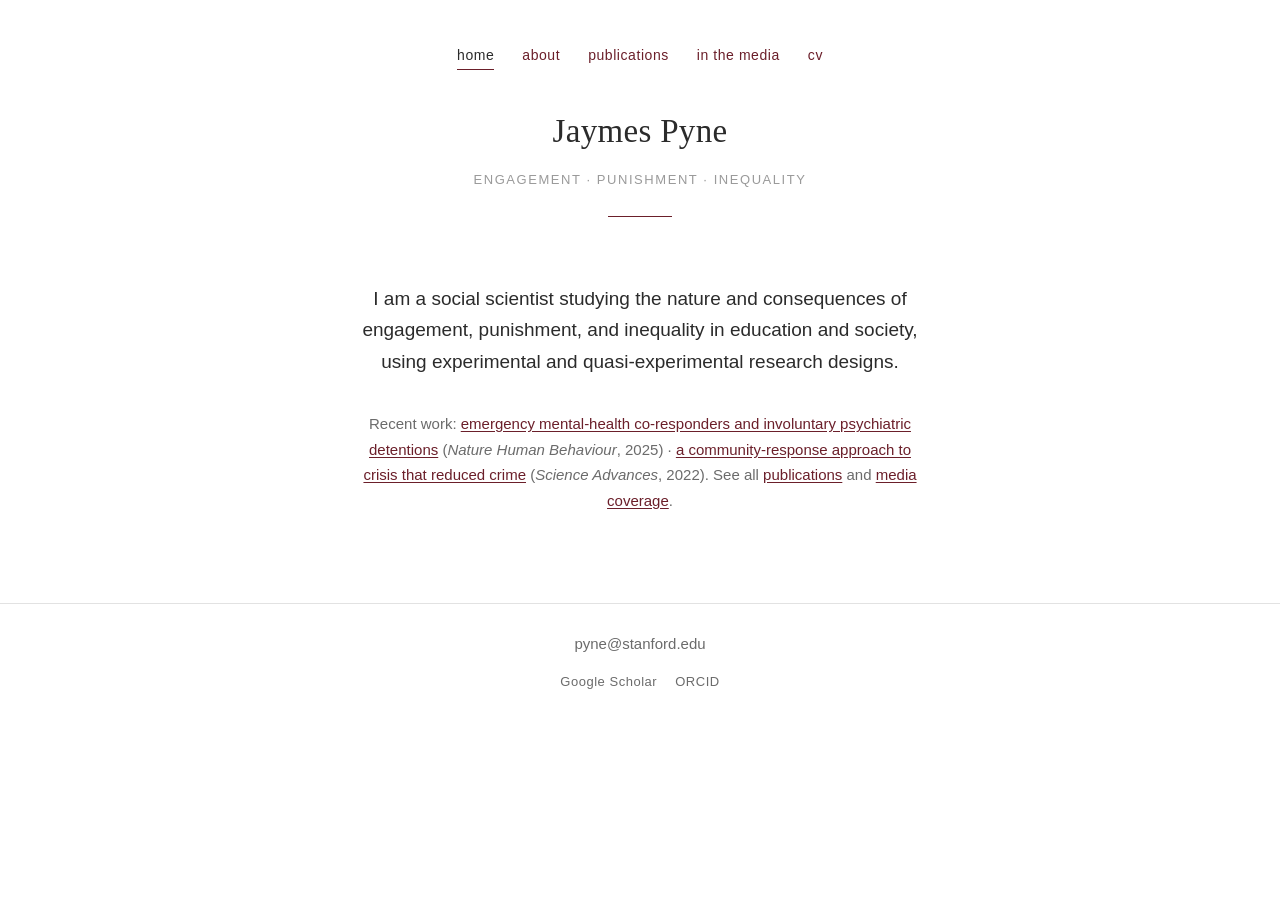
<file: index.html>
<!DOCTYPE html>
<html lang="en">
<head>
  <meta charset="UTF-8" />
  <meta name="viewport" content="width=device-width, initial-scale=1" />
  <title>Jaymes Pyne — Social Science Research</title>
  <meta name="description" content="Jaymes Pyne examines the nature and consequences of engagement, punishment, and inequality in education and society. He specializes in sociological and public policy quantitative studies, including those using experimental and quasi-experimental research designs." />
  <meta name="author" content="Jaymes Pyne" />
  <meta name="theme-color" content="#6b1f2a" />
  <link rel="canonical" href="https://www.jaymespyne.com/" />
  <link rel="icon" href="favicon.svg" type="image/svg+xml" />
  <meta property="og:title" content="Jaymes Pyne — Social Science Research" />
  <meta property="og:type" content="website" />
  <meta property="og:url" content="https://www.jaymespyne.com/" />
  <meta property="og:description" content="Jaymes Pyne examines the nature and consequences of engagement, punishment, and inequality in education and society." />
  <meta name="twitter:card" content="summary" />
  <meta property="og:site_name" content="Jaymes Pyne" />
  <meta name="twitter:title" content="Jaymes Pyne — Social Science Research" />
  <meta name="twitter:description" content="A social scientist studying engagement, punishment, and inequality in education and society." />
  <link rel="stylesheet" href="style.css" />
</head>
<body class="landing">
  <header class="site">
    <div class="wrap">
      <nav>
        <a href="index.html" class="active">home</a>
        <a href="about.html">about</a>
        <a href="publications.html">publications</a>
        <a href="media.html">in the media</a>
        <a href="cv.html">cv</a>
      </nav>
      <div class="brand">
        <h1>Jaymes Pyne</h1>
        <p>Engagement &middot; Punishment &middot; Inequality</p>
        <div class="rule"></div>
      </div>
    </div>
  </header>

  <main>
    <div class="wrap">
      <p class="intro">
        I am a social scientist studying the nature and consequences of
        engagement, punishment, and inequality in education and society,
        using experimental and quasi-experimental research designs.
      </p>
      <p class="selected">
        Recent work:
        <a href="https://doi.org/10.1038/s41562-025-02339-7">emergency mental-health co-responders and involuntary psychiatric detentions</a>
        (<em>Nature Human Behaviour</em>, 2025) &middot;
        <a href="https://www.science.org/doi/10.1126/sciadv.abm2106">a community-response approach to crisis that reduced crime</a>
        (<em>Science Advances</em>, 2022).
        See all <a href="publications.html">publications</a> and
        <a href="media.html">media coverage</a>.
      </p>
    </div>
  </main>

  <footer class="site">
    <div class="wrap">
      <div class="email"><a href="mailto:pyne@stanford.edu">pyne@stanford.edu</a></div>
      <div class="social">
        <a href="https://scholar.google.com/citations?user=EzoNzxAAAAAJ&amp;hl=en" target="_blank" rel="noopener">Google Scholar</a>
        <a href="https://orcid.org/0000-0003-2570-5384" target="_blank" rel="noopener">ORCID</a>
      </div>
    </div>
  </footer>
</body>
</html>
</file>
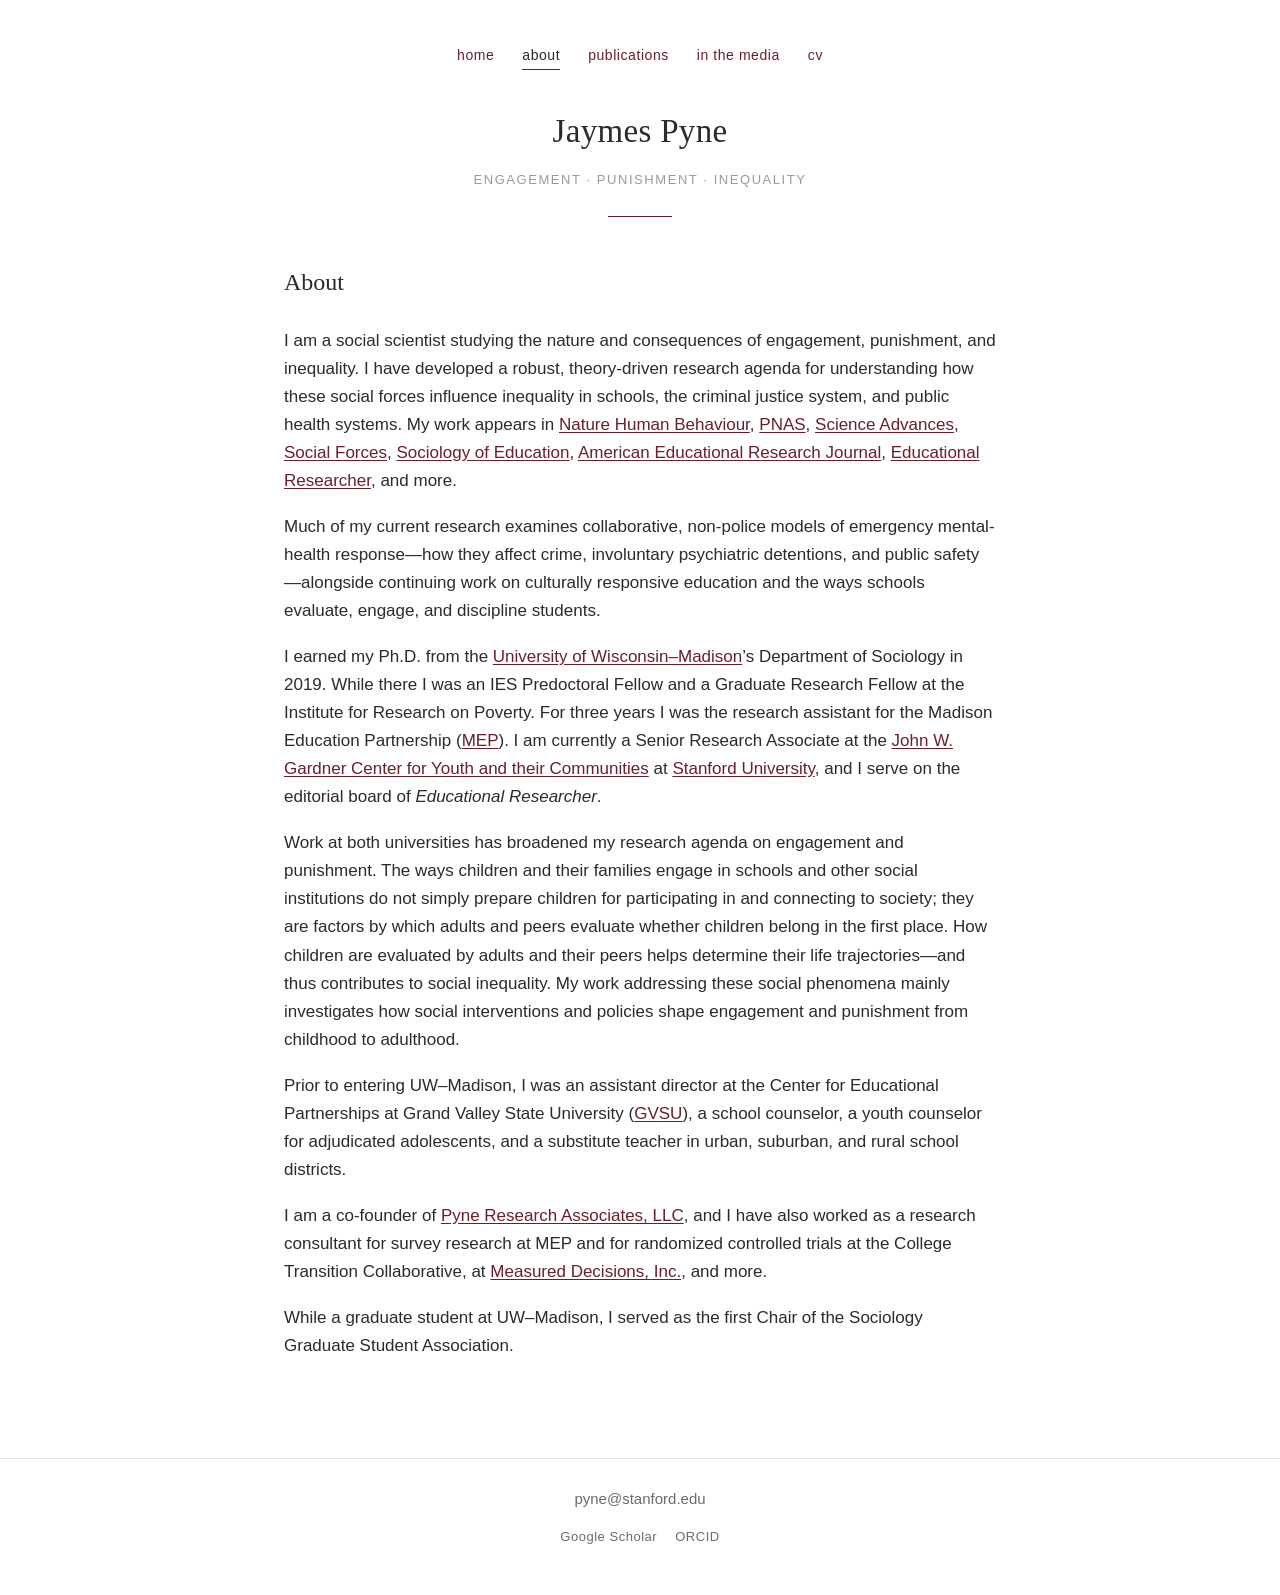
<file: about.html>
<!DOCTYPE html>
<html lang="en">
<head>
  <meta charset="UTF-8" />
  <meta name="viewport" content="width=device-width, initial-scale=1" />
  <title>About | Jaymes Pyne — Social Science Research</title>
  <meta name="description" content="Jaymes Pyne examines the nature and consequences of engagement, punishment, and inequality in education and society." />
  <meta name="author" content="Jaymes Pyne" />
  <meta name="theme-color" content="#6b1f2a" />
  <link rel="canonical" href="https://www.jaymespyne.com/about.html" />
  <link rel="icon" href="favicon.svg" type="image/svg+xml" />
  <meta property="og:title" content="About | Jaymes Pyne" />
  <meta property="og:type" content="profile" />
  <meta property="og:url" content="https://www.jaymespyne.com/about.html" />
  <meta property="og:description" content="A social scientist studying engagement, punishment, and inequality in education and society." />
  <meta name="twitter:card" content="summary" />
  <meta property="og:site_name" content="Jaymes Pyne" />
  <link rel="stylesheet" href="style.css" />
</head>
<body>
  <header class="site">
    <div class="wrap">
      <nav>
        <a href="index.html">home</a>
        <a href="about.html" class="active">about</a>
        <a href="publications.html">publications</a>
        <a href="media.html">in the media</a>
        <a href="cv.html">cv</a>
      </nav>
      <div class="brand">
        <h1>Jaymes Pyne</h1>
        <p>Engagement &middot; Punishment &middot; Inequality</p>
        <div class="rule"></div>
      </div>
    </div>
  </header>

  <main>
    <div class="wrap">
      <h2>About</h2>

      <p>
        I am a social scientist studying the nature and consequences of engagement,
        punishment, and inequality. I have developed a robust, theory-driven research
        agenda for understanding how these social forces influence inequality in schools,
        the criminal justice system, and public health systems. My work appears in
        <a href="https://www.nature.com/nathumbehav/">Nature Human Behaviour</a>,
        <a href="https://www.pnas.org/doi/10.1073/pnas.1820317116">PNAS</a>,
        <a href="https://www.science.org/doi/10.1126/sciadv.abm2106">Science Advances</a>,
        <a href="https://academic.oup.com/sf/advance-article-abstract/doi/10.1093/sf/soac095/6680101?redirectedFrom=fulltext">Social Forces</a>,
        <a href="https://journals.sagepub.com/doi/10.1177/0038040718816684">Sociology of Education</a>,
        <a href="https://journals.sagepub.com/doi/10.3102/00028312211042251">American Educational Research Journal</a>,
        <a href="https://journals.sagepub.com/doi/10.3102/0013189X20930203">Educational Researcher</a>, and more.
      </p>

      <p>
        Much of my current research examines collaborative, non-police models of emergency
        mental-health response&mdash;how they affect crime, involuntary psychiatric detentions,
        and public safety&mdash;alongside continuing work on culturally responsive education and the
        ways schools evaluate, engage, and discipline students.
      </p>

      <p>
        I earned my Ph.D. from the
        <a href="https://www.ssc.wisc.edu/soc/">University of Wisconsin&ndash;Madison</a>&rsquo;s
        Department of Sociology in 2019. While there I was an IES Predoctoral Fellow
        and a Graduate Research Fellow at the Institute for Research on Poverty. For three years
        I was the research assistant for the Madison Education Partnership
        (<a href="http://mep.wceruw.org/">MEP</a>). I am currently a Senior Research Associate at the
        <a href="https://gardnercenter.stanford.edu/">John W. Gardner Center for Youth and their Communities</a>
        at <a href="https://ed.stanford.edu/">Stanford University</a>, and I serve on the editorial
        board of <em>Educational Researcher</em>.
      </p>

      <p>
        Work at both universities has broadened my research agenda on engagement and punishment.
        The ways children and their families engage in schools and other social institutions do
        not simply prepare children for participating in and connecting to society; they are
        factors by which adults and peers evaluate whether children belong in the first place.
        How children are evaluated by adults and their peers helps determine their life
        trajectories&mdash;and thus contributes to social inequality. My work addressing these
        social phenomena mainly investigates how social interventions and policies shape
        engagement and punishment from childhood to adulthood.
      </p>

      <p>
        Prior to entering UW&ndash;Madison, I was an assistant director at the Center for
        Educational Partnerships at Grand Valley State University
        (<a href="https://www.gvsu.edu/coe/cep/">GVSU</a>), a school counselor, a youth counselor
        for adjudicated adolescents, and a substitute teacher in urban, suburban, and rural
        school districts.
      </p>

      <p>
        I am a co-founder of
        <a href="https://www.pyneresearch.com/">Pyne Research Associates, LLC</a>, and I have also
        worked as a research consultant for survey research at MEP and for randomized controlled
        trials at the College Transition Collaborative,
        at <a href="http://measureddecisions.com/">Measured Decisions, Inc.</a>, and more.
      </p>

      <p>
        While a graduate student at UW&ndash;Madison, I served as the first Chair of the
        Sociology Graduate Student Association.
      </p>
    </div>
  </main>

  <footer class="site">
    <div class="wrap">
      <div class="email"><a href="mailto:pyne@stanford.edu">pyne@stanford.edu</a></div>
      <div class="social">
        <a href="https://scholar.google.com/citations?user=EzoNzxAAAAAJ&amp;hl=en" target="_blank" rel="noopener">Google Scholar</a>
        <a href="https://orcid.org/0000-0003-2570-5384" target="_blank" rel="noopener">ORCID</a>
      </div>
    </div>
  </footer>
</body>
</html>
</file>
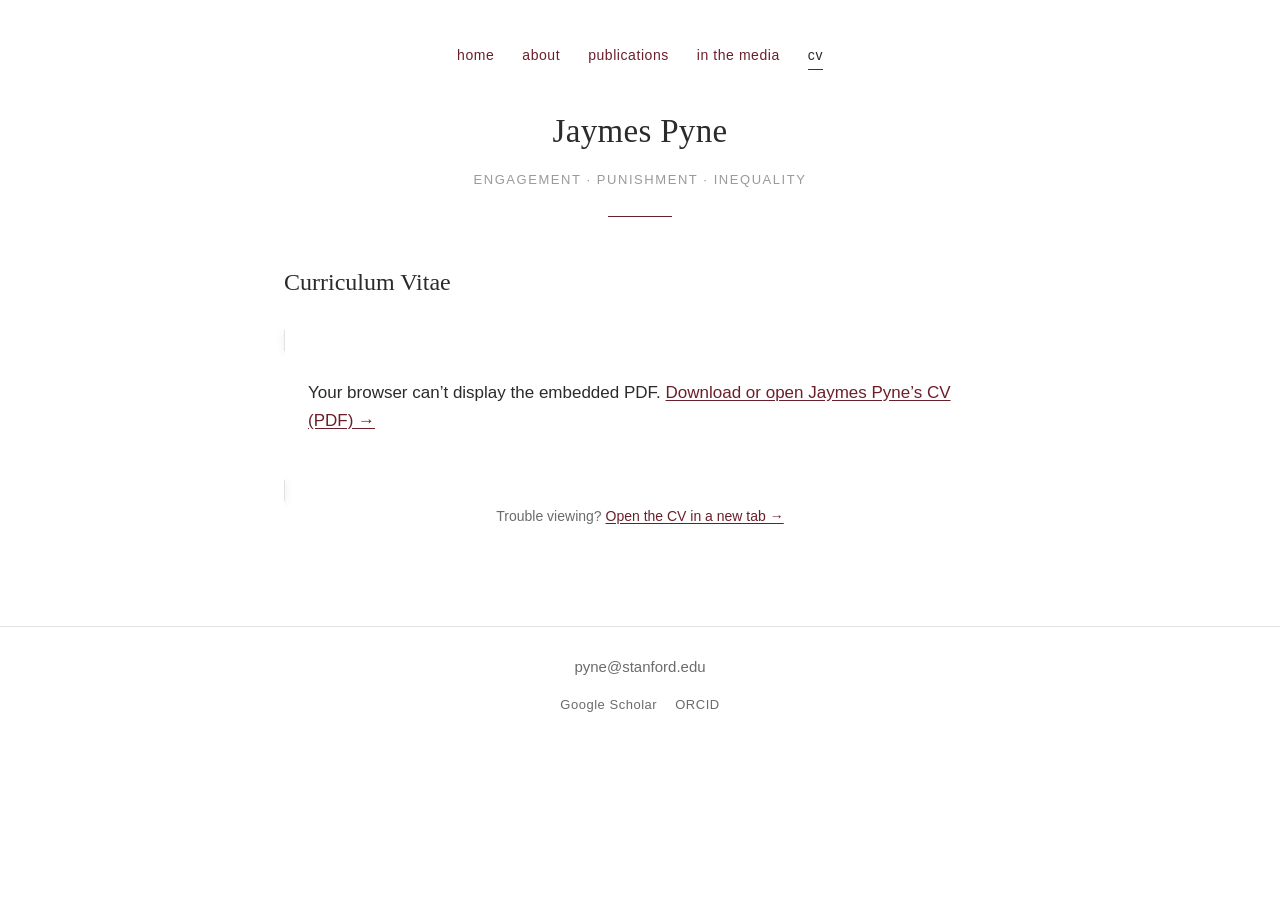
<file: cv.html>
<!DOCTYPE html>
<html lang="en">
<head>
  <meta charset="UTF-8" />
  <meta name="viewport" content="width=device-width, initial-scale=1" />
  <title>CV | Jaymes Pyne</title>
  <meta name="description" content="Curriculum vitae of Jaymes Pyne, social science researcher at Stanford University." />
  <meta name="author" content="Jaymes Pyne" />
  <meta name="theme-color" content="#6b1f2a" />
  <link rel="canonical" href="https://www.jaymespyne.com/cv.html" />
  <link rel="icon" href="favicon.svg" type="image/svg+xml" />
  <meta property="og:title" content="CV | Jaymes Pyne" />
  <meta property="og:type" content="website" />
  <meta property="og:url" content="https://www.jaymespyne.com/cv.html" />
  <meta property="og:description" content="Curriculum vitae of Jaymes Pyne, social science researcher at Stanford University." />
  <meta name="twitter:card" content="summary" />
  <meta property="og:site_name" content="Jaymes Pyne" />
  <link rel="stylesheet" href="style.css" />
</head>
<body>
  <header class="site">
    <div class="wrap">
      <nav>
        <a href="index.html">home</a>
        <a href="about.html">about</a>
        <a href="publications.html">publications</a>
        <a href="media.html">in the media</a>
        <a href="cv.html" class="active">cv</a>
      </nav>
      <div class="brand">
        <h1>Jaymes Pyne</h1>
        <p>Engagement &middot; Punishment &middot; Inequality</p>
        <div class="rule"></div>
      </div>
    </div>
  </header>

  <main>
    <div class="wrap">
      <h2>Curriculum Vitae</h2>
      <object class="cv-frame" data="cv.pdf#navpanes=0&view=FitH" type="application/pdf">
        <p style="padding:24px;">
          Your browser can&rsquo;t display the embedded PDF.
          <a href="cv.pdf" target="_blank" rel="noopener">Download or open Jaymes Pyne&rsquo;s CV (PDF) &rarr;</a>
        </p>
      </object>
      <p class="cv-note">
        Trouble viewing? <a href="cv.pdf" target="_blank" rel="noopener">Open the CV in a new tab &rarr;</a>
      </p>
    </div>
  </main>

  <footer class="site">
    <div class="wrap">
      <div class="email"><a href="mailto:pyne@stanford.edu">pyne@stanford.edu</a></div>
      <div class="social">
        <a href="https://scholar.google.com/citations?user=EzoNzxAAAAAJ&amp;hl=en" target="_blank" rel="noopener">Google Scholar</a>
        <a href="https://orcid.org/0000-0003-2570-5384" target="_blank" rel="noopener">ORCID</a>
      </div>
    </div>
  </footer>
</body>
</html>
</file>
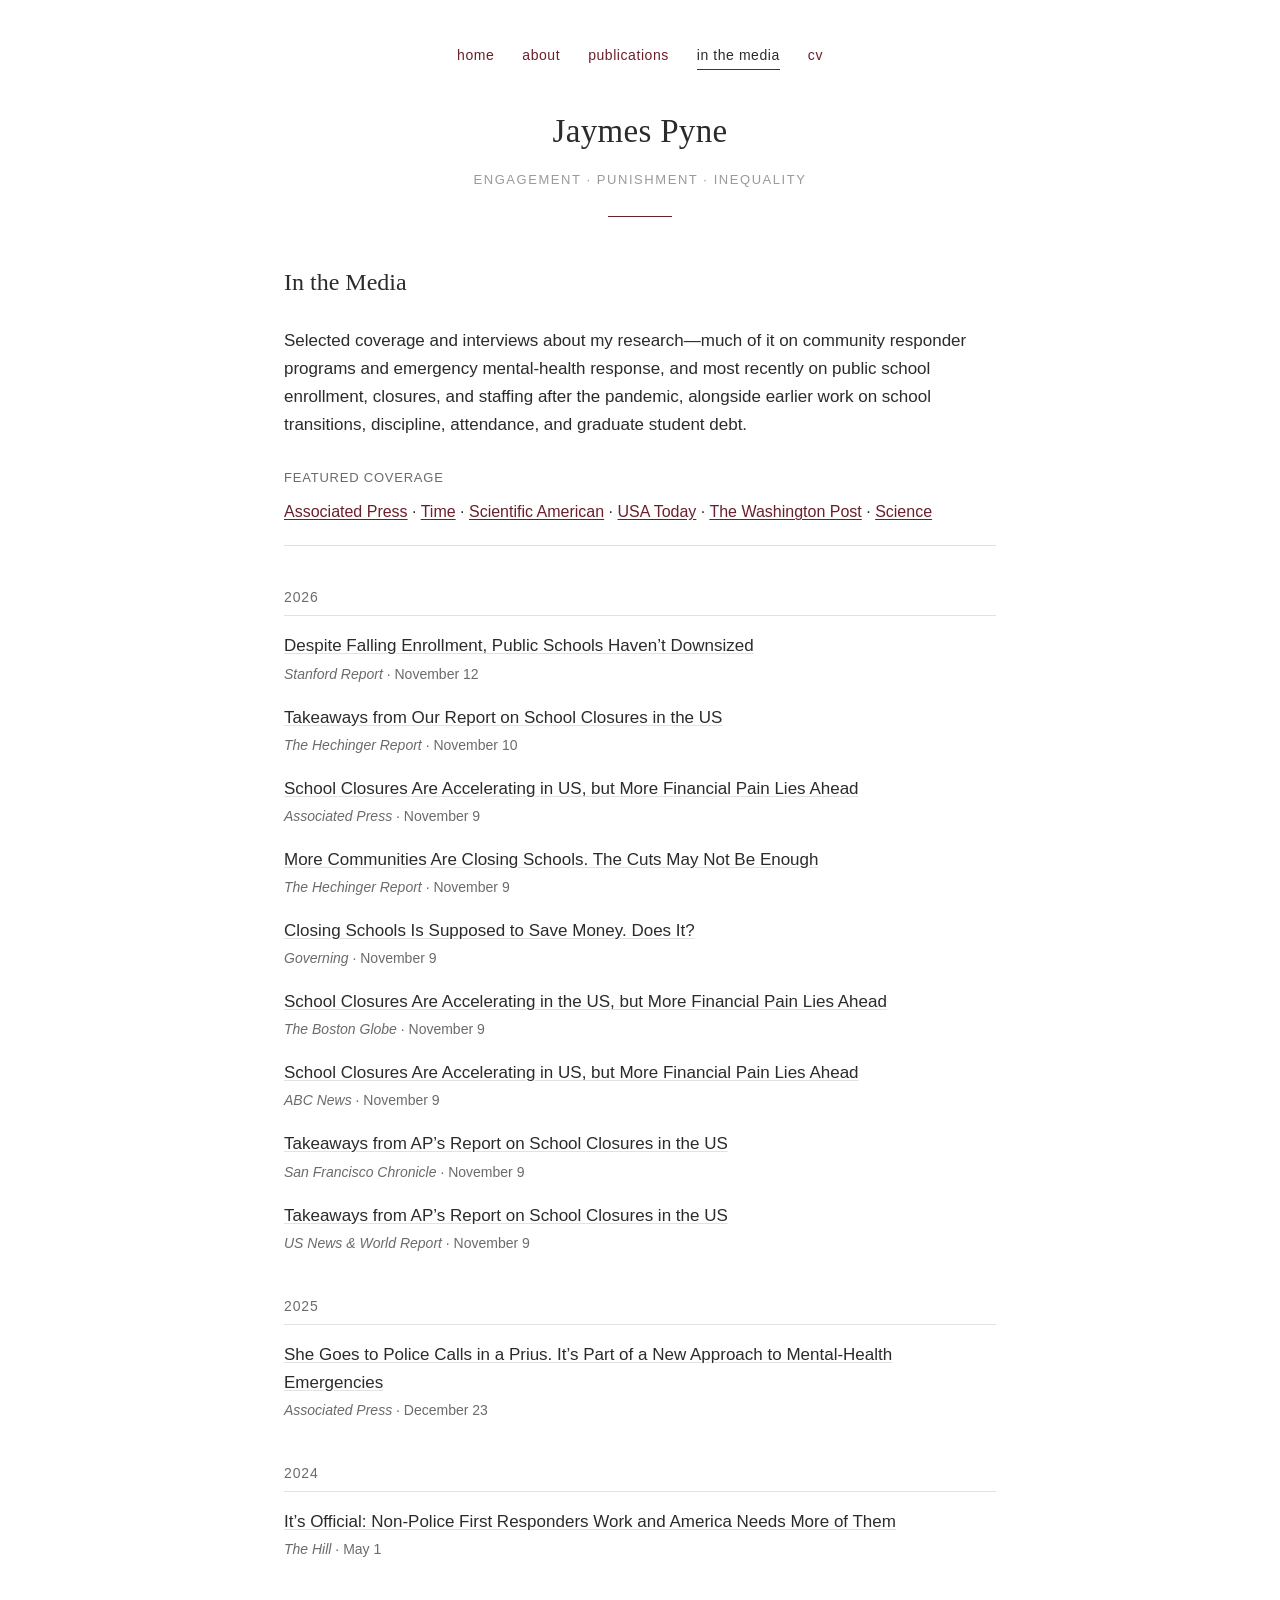
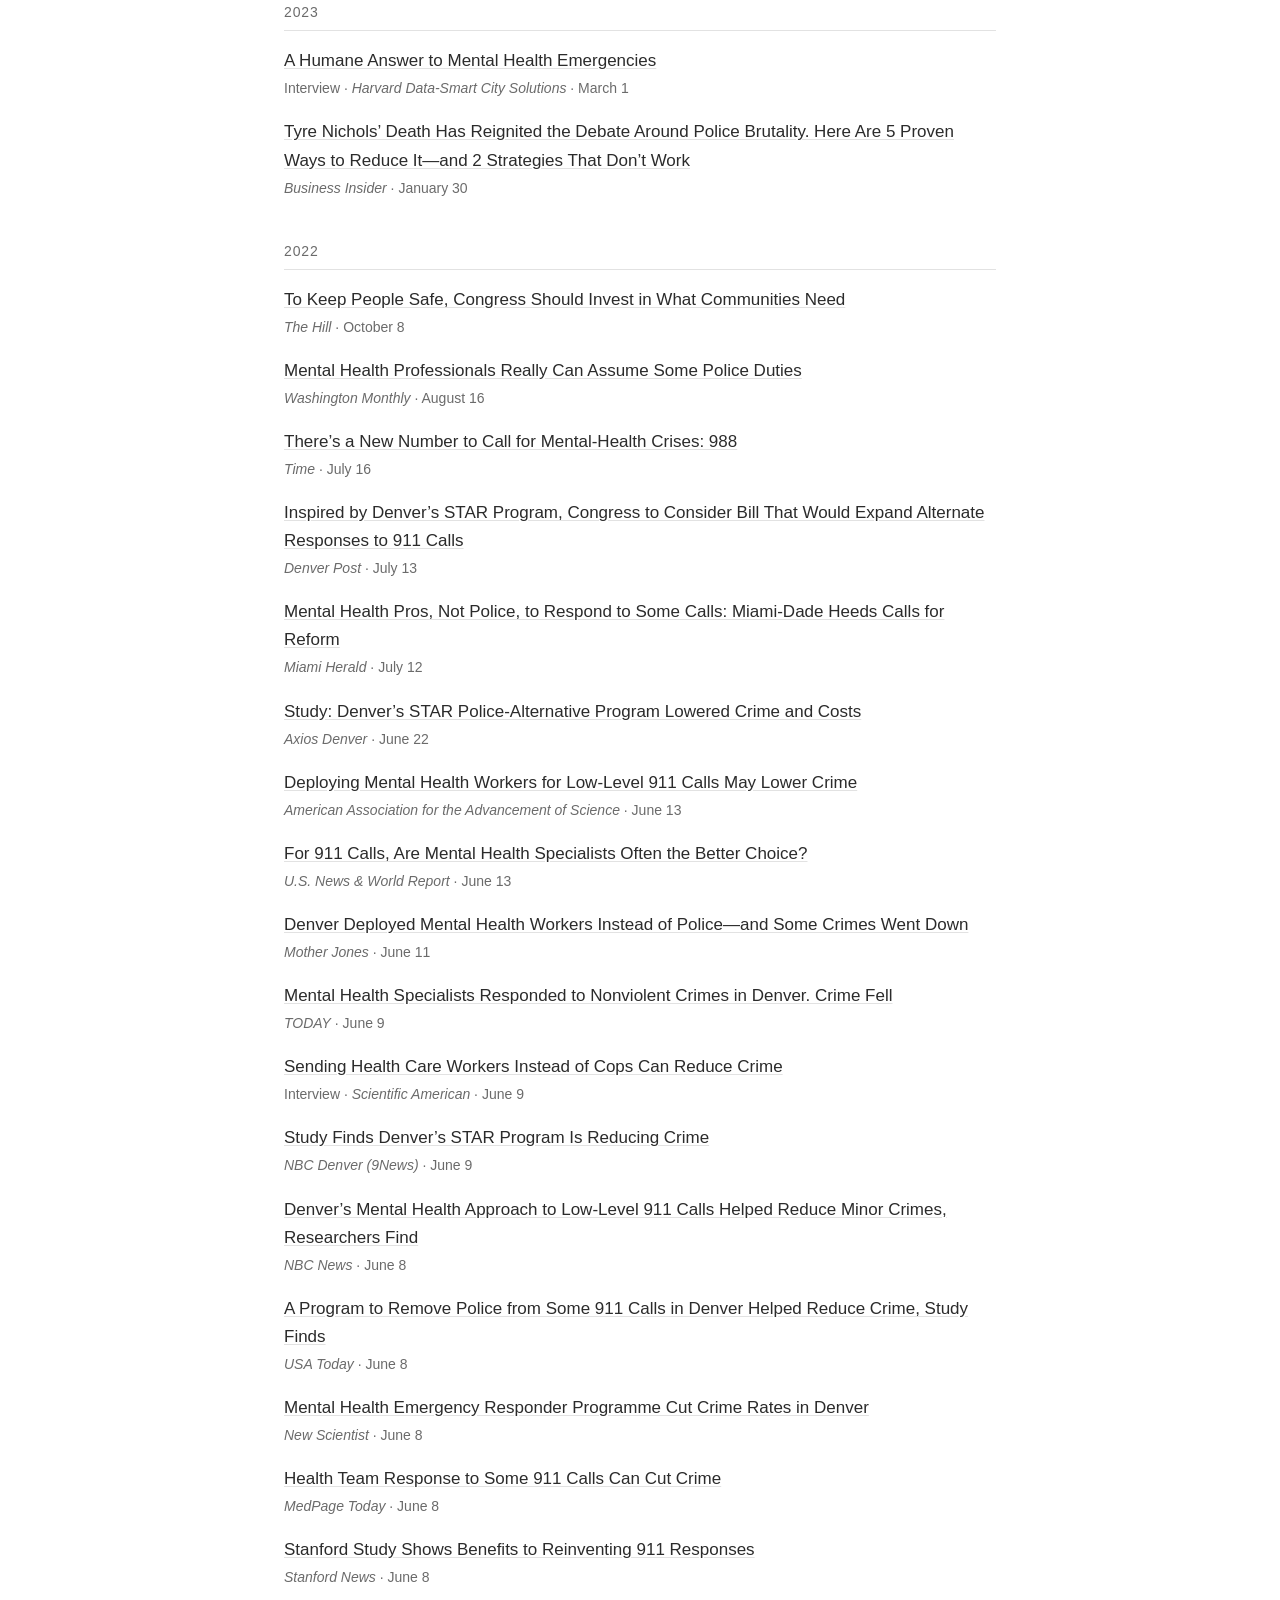
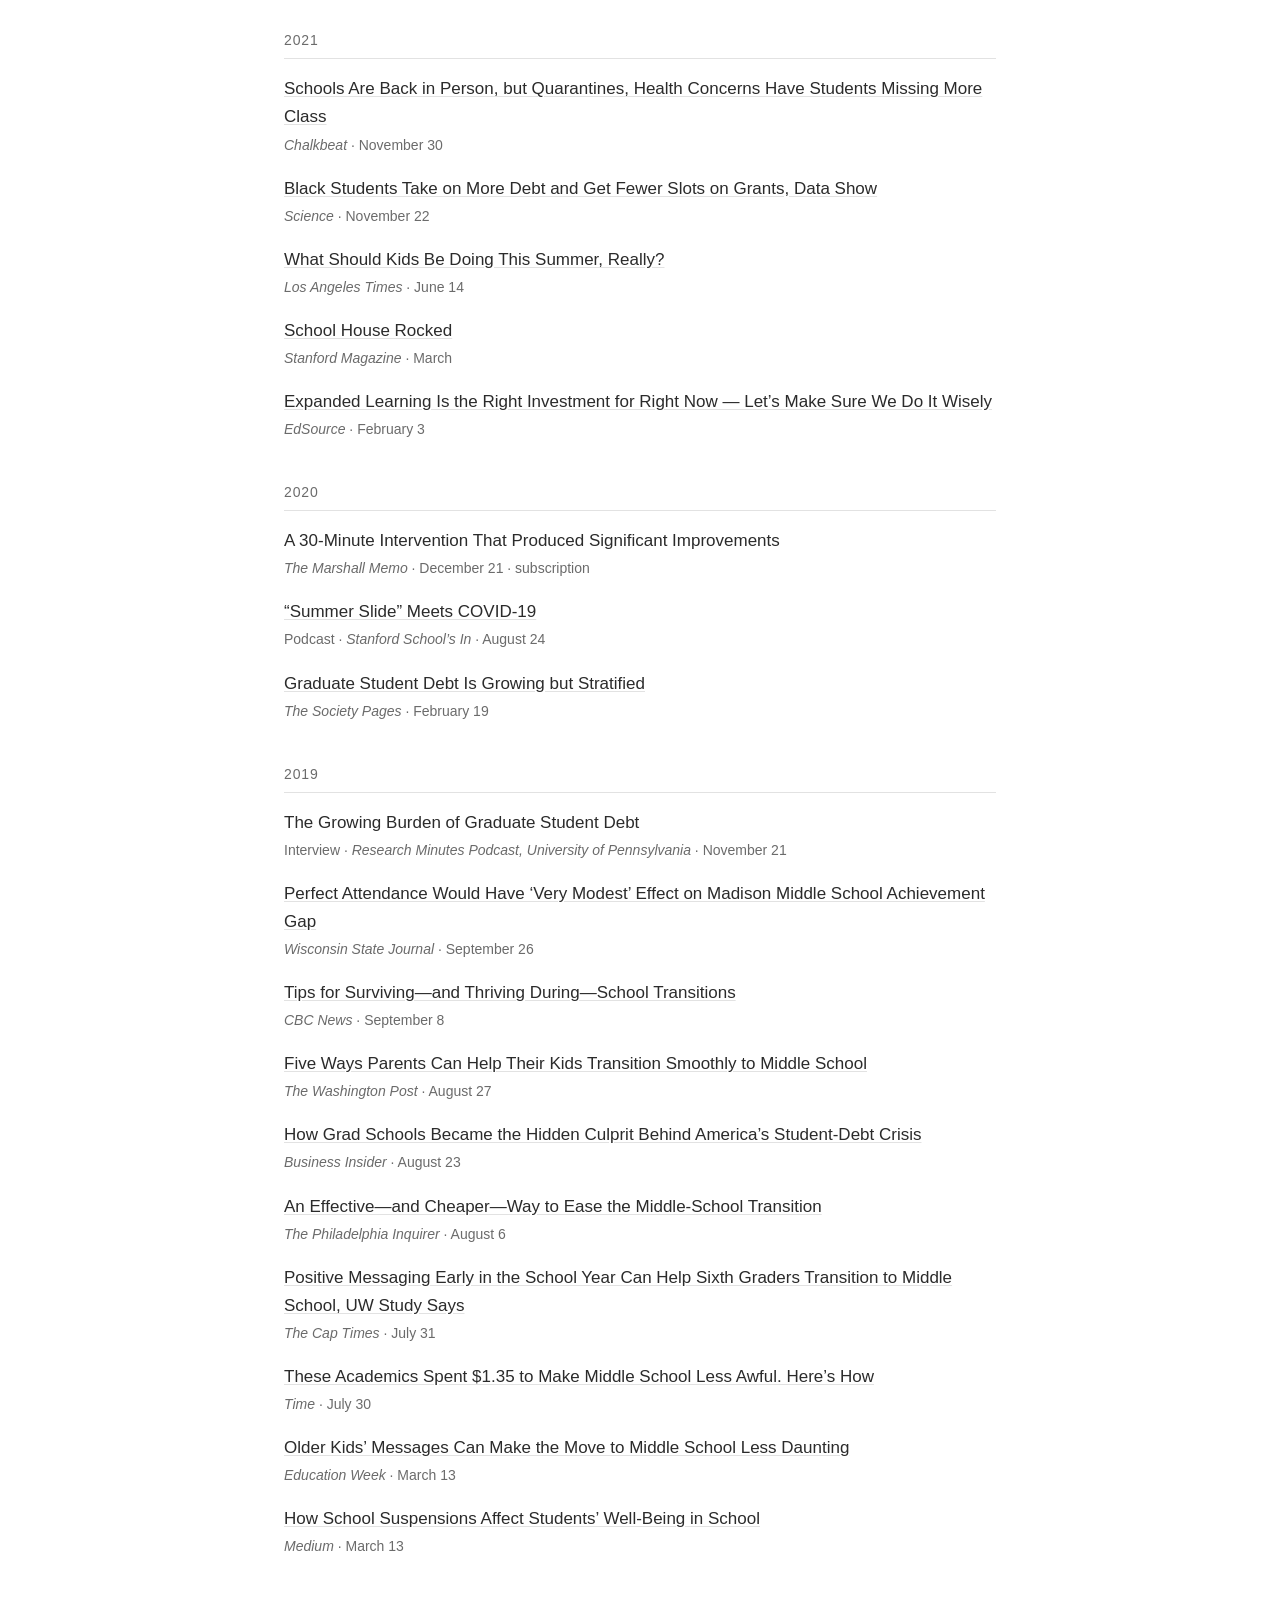
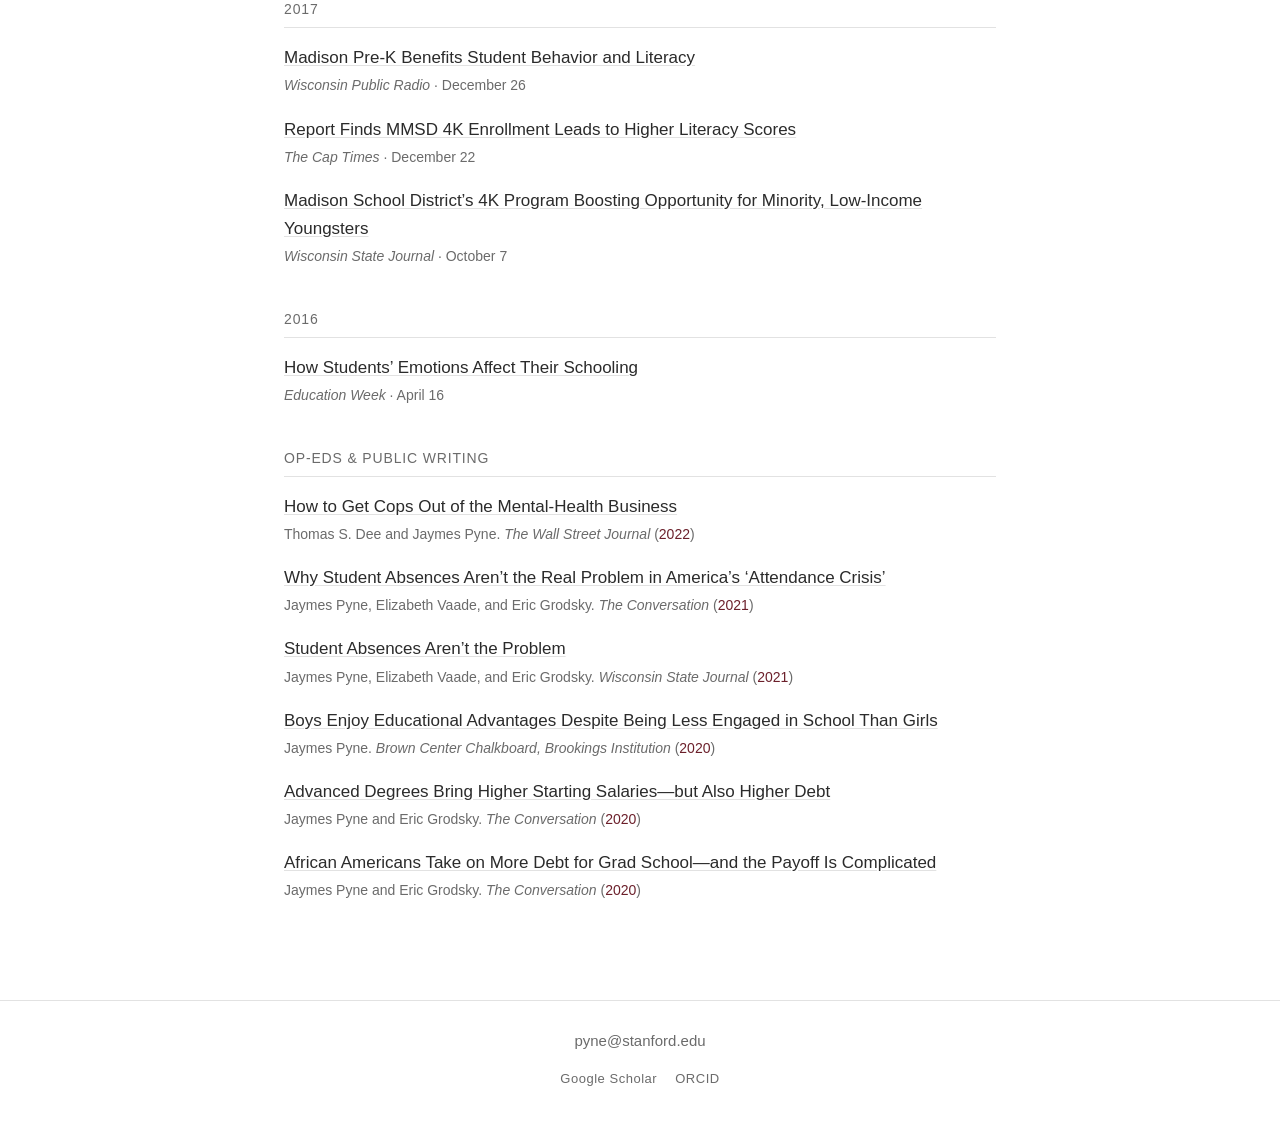
<file: media.html>
<!DOCTYPE html>
<html lang="en">
<head>
  <meta charset="UTF-8" />
  <meta name="viewport" content="width=device-width, initial-scale=1" />
  <title>In the Media | Jaymes Pyne</title>
  <meta name="description" content="Media coverage, interviews, and public writing featuring the research of Jaymes Pyne on mental-health emergency response, school engagement, discipline, and student debt." />
  <meta name="author" content="Jaymes Pyne" />
  <meta name="theme-color" content="#6b1f2a" />
  <link rel="canonical" href="https://www.jaymespyne.com/media.html" />
  <link rel="icon" href="favicon.svg" type="image/svg+xml" />
  <meta property="og:title" content="In the Media | Jaymes Pyne" />
  <meta property="og:type" content="website" />
  <meta property="og:url" content="https://www.jaymespyne.com/media.html" />
  <meta property="og:description" content="Media coverage, interviews, and public writing featuring the research of Jaymes Pyne." />
  <meta name="twitter:card" content="summary" />
  <meta property="og:site_name" content="Jaymes Pyne" />
  <link rel="stylesheet" href="style.css" />
</head>
<body>
  <header class="site">
    <div class="wrap">
      <nav>
        <a href="index.html">home</a>
        <a href="about.html">about</a>
        <a href="publications.html">publications</a>
        <a href="media.html" class="active">in the media</a>
        <a href="cv.html">cv</a>
      </nav>
      <div class="brand">
        <h1>Jaymes Pyne</h1>
        <p>Engagement &middot; Punishment &middot; Inequality</p>
        <div class="rule"></div>
      </div>
    </div>
  </header>

  <main>
    <div class="wrap">
      <h2>In the Media</h2>
      <p class="lead">
        Selected coverage and interviews about my research&mdash;much of it on community
        responder programs and emergency mental-health response, and most recently on public
        school enrollment, closures, and staffing after the pandemic, alongside earlier work on
        school transitions, discipline, attendance, and graduate student debt.
      </p>

      <div class="featured">
        <span class="featured-label">Featured coverage</span>
        <p>
          <a href="https://apnews.com/article/mental-health-law-enforcement-briana-fair-george-floyd-san-mateo-b5743f3fb1c039877ea09e376f86670f">Associated Press</a> &middot;
          <a href="https://time.com/6197997/988-mental-health-crisis-hotline/">Time</a> &middot;
          <a href="https://www.scientificamerican.com/article/sending-health-care-workers-instead-of-cops-can-reduce-crime/">Scientific American</a> &middot;
          <a href="https://www.usatoday.com/story/news/nation/2022/06/08/denver-non-police-star-teams-reduced-crime-study/10001341002/">USA Today</a> &middot;
          <a href="https://www.washingtonpost.com/lifestyle/2019/08/27/five-ways-parents-can-help-their-kids-transition-smoothly-middle-school/">The Washington Post</a> &middot;
          <a href="https://www.science.org/content/article/black-students-take-more-debt-and-get-fewer-slots-grants-data-show">Science</a>
        </p>
      </div>

      <h3>2026</h3>
      <div class="pub">
        <a class="title" href="https://news.stanford.edu/stories/2026/11/falling-enrollment-public-schools-havent-downsized">Despite Falling Enrollment, Public Schools Haven&rsquo;t Downsized</a>
        <span class="meta"><span class="venue">Stanford Report</span> &middot; November 12</span>
      </div>
      <div class="pub">
        <a class="title" href="https://hechingerreport.org/takeaways-from-our-report-on-school-closures-in-the-us/">Takeaways from Our Report on School Closures in the US</a>
        <span class="meta"><span class="venue">The Hechinger Report</span> &middot; November 10</span>
      </div>
      <div class="pub">
        <a class="title" href="https://apnews.com/article/education-school-closures-16c5cc6be682d7ce3d2e5eb056fb65c9">School Closures Are Accelerating in US, but More Financial Pain Lies Ahead</a>
        <span class="meta"><span class="venue">Associated Press</span> &middot; November 9</span>
      </div>
      <div class="pub">
        <a class="title" href="https://hechingerreport.org/more-communities-are-closing-schools-the-cuts-may-not-be-enough/">More Communities Are Closing Schools. The Cuts May Not Be Enough</a>
        <span class="meta"><span class="venue">The Hechinger Report</span> &middot; November 9</span>
      </div>
      <div class="pub">
        <a class="title" href="https://www.governing.com/management-and-administration/closing-schools-is-supposed-to-save-money-does-it">Closing Schools Is Supposed to Save Money. Does It?</a>
        <span class="meta"><span class="venue">Governing</span> &middot; November 9</span>
      </div>
      <div class="pub">
        <a class="title" href="https://www.bostonglobe.com/2026/11/09/nation/school-closures-us-financial-pain/">School Closures Are Accelerating in the US, but More Financial Pain Lies Ahead</a>
        <span class="meta"><span class="venue">The Boston Globe</span> &middot; November 9</span>
      </div>
      <div class="pub">
        <a class="title" href="https://abcnews.com/US/wireStory/school-closures-accelerating-us-financial-pain-lies-ahead-137966299">School Closures Are Accelerating in US, but More Financial Pain Lies Ahead</a>
        <span class="meta"><span class="venue">ABC News</span> &middot; November 9</span>
      </div>
      <div class="pub">
        <a class="title" href="https://www.sfchronicle.com/news/education/article/takeaways-from-ap-s-report-on-school-closures-in-22520316.php">Takeaways from AP&rsquo;s Report on School Closures in the US</a>
        <span class="meta"><span class="venue">San Francisco Chronicle</span> &middot; November 9</span>
      </div>
      <div class="pub">
        <a class="title" href="https://www.usnews.com/news/best-states/california/articles/2026-11-09/takeaways-from-aps-report-on-school-closures-in-the-us">Takeaways from AP&rsquo;s Report on School Closures in the US</a>
        <span class="meta"><span class="venue">US News &amp; World Report</span> &middot; November 9</span>
      </div>

      <h3>2025</h3>
      <div class="pub">
        <a class="title" href="https://apnews.com/article/mental-health-law-enforcement-briana-fair-george-floyd-san-mateo-b5743f3fb1c039877ea09e376f86670f">She Goes to Police Calls in a Prius. It&rsquo;s Part of a New Approach to Mental-Health Emergencies</a>
        <span class="meta"><span class="venue">Associated Press</span> &middot; December 23</span>
      </div>

      <h3>2024</h3>
      <div class="pub">
        <a class="title" href="https://thehill.com/opinion/criminal-justice/4633006-its-official-non-police-first-responders-work-and-america-needs-more-of-them/">It&rsquo;s Official: Non-Police First Responders Work and America Needs More of Them</a>
        <span class="meta"><span class="venue">The Hill</span> &middot; May 1</span>
      </div>

      <h3>2023</h3>
      <div class="pub">
        <a class="title" href="https://datasmart.hks.harvard.edu/humane-answer-mental-health-emergencies">A Humane Answer to Mental Health Emergencies</a>
        <span class="meta">Interview &middot; <span class="venue">Harvard Data-Smart City Solutions</span> &middot; March 1</span>
      </div>
      <div class="pub">
        <a class="title" href="https://www.businessinsider.com/research-based-methods-of-reducing-police-violence-2020-6">Tyre Nichols&rsquo; Death Has Reignited the Debate Around Police Brutality. Here Are 5 Proven Ways to Reduce It&mdash;and 2 Strategies That Don&rsquo;t Work</a>
        <span class="meta"><span class="venue">Business Insider</span> &middot; January 30</span>
      </div>

      <h3>2022</h3>
      <div class="pub">
        <a class="title" href="https://thehill.com/opinion/campaign/3679268-to-keep-people-safe-congress-should-invest-in-what-communities-need/">To Keep People Safe, Congress Should Invest in What Communities Need</a>
        <span class="meta"><span class="venue">The Hill</span> &middot; October 8</span>
      </div>
      <div class="pub">
        <a class="title" href="https://washingtonmonthly.com/2022/08/16/denver-star-mental-health-police/">Mental Health Professionals Really Can Assume Some Police Duties</a>
        <span class="meta"><span class="venue">Washington Monthly</span> &middot; August 16</span>
      </div>
      <div class="pub">
        <a class="title" href="https://time.com/6197997/988-mental-health-crisis-hotline/">There&rsquo;s a New Number to Call for Mental-Health Crises: 988</a>
        <span class="meta"><span class="venue">Time</span> &middot; July 16</span>
      </div>
      <div class="pub">
        <a class="title" href="https://www.denverpost.com/2022/07/13/denver-star-program-bennet-legislation-congress/">Inspired by Denver&rsquo;s STAR Program, Congress to Consider Bill That Would Expand Alternate Responses to 911 Calls</a>
        <span class="meta"><span class="venue">Denver Post</span> &middot; July 13</span>
      </div>
      <div class="pub">
        <a class="title" href="https://www.miamiherald.com/news/local/crime/article262499387.html">Mental Health Pros, Not Police, to Respond to Some Calls: Miami-Dade Heeds Calls for Reform</a>
        <span class="meta"><span class="venue">Miami Herald</span> &middot; July 12</span>
      </div>
      <div class="pub">
        <a class="title" href="https://www.axios.com/local/denver/2022/06/22/denver-star-police-alternative-lowers-crime-costs">Study: Denver&rsquo;s STAR Police-Alternative Program Lowered Crime and Costs</a>
        <span class="meta"><span class="venue">Axios Denver</span> &middot; June 22</span>
      </div>
      <div class="pub">
        <a class="title" href="https://www.aaas.org/news/deploying-mental-health-workers-low-level-911-calls-may-lower-crime">Deploying Mental Health Workers for Low-Level 911 Calls May Lower Crime</a>
        <span class="meta"><span class="venue">American Association for the Advancement of Science</span> &middot; June 13</span>
      </div>
      <div class="pub">
        <a class="title" href="https://www.usnews.com/news/health-news/articles/2022-06-13/for-911-calls-are-mental-health-specialists-often-the-better-choice">For 911 Calls, Are Mental Health Specialists Often the Better Choice?</a>
        <span class="meta"><span class="venue">U.S. News &amp; World Report</span> &middot; June 13</span>
      </div>
      <div class="pub">
        <a class="title" href="https://www.motherjones.com/crime-justice/2022/06/denver-deployed-mental-health-workers-instead-of-police-and-some-crimes-went-down/">Denver Deployed Mental Health Workers Instead of Police&mdash;and Some Crimes Went Down</a>
        <span class="meta"><span class="venue">Mother Jones</span> &middot; June 11</span>
      </div>
      <div class="pub">
        <a class="title" href="https://www.today.com/health/behavior/mental-health-specialists-responding-minor-crime-reduces-rates-study-f-rcna32829">Mental Health Specialists Responded to Nonviolent Crimes in Denver. Crime Fell</a>
        <span class="meta"><span class="venue">TODAY</span> &middot; June 9</span>
      </div>
      <div class="pub">
        <a class="title" href="https://www.scientificamerican.com/article/sending-health-care-workers-instead-of-cops-can-reduce-crime/">Sending Health Care Workers Instead of Cops Can Reduce Crime</a>
        <span class="meta">Interview &middot; <span class="venue">Scientific American</span> &middot; June 9</span>
      </div>
      <div class="pub">
        <a class="title" href="https://www.9news.com/article/news/local/star-program-reducing-crime/73-508ba303-fa78-4c19-9c56-04f4bcaf5cfb">Study Finds Denver&rsquo;s STAR Program Is Reducing Crime</a>
        <span class="meta"><span class="venue">NBC Denver (9News)</span> &middot; June 9</span>
      </div>
      <div class="pub">
        <a class="title" href="https://www.nbcnews.com/news/us-news/denvers-mental-health-approach-low-level-911-calls-helped-reduce-minor-rcna32659">Denver&rsquo;s Mental Health Approach to Low-Level 911 Calls Helped Reduce Minor Crimes, Researchers Find</a>
        <span class="meta"><span class="venue">NBC News</span> &middot; June 8</span>
      </div>
      <div class="pub">
        <a class="title" href="https://www.usatoday.com/story/news/nation/2022/06/08/denver-non-police-star-teams-reduced-crime-study/10001341002/">A Program to Remove Police from Some 911 Calls in Denver Helped Reduce Crime, Study Finds</a>
        <span class="meta"><span class="venue">USA Today</span> &middot; June 8</span>
      </div>
      <div class="pub">
        <a class="title" href="https://www.newscientist.com/article/2323477-mental-health-emergency-responder-programme-cut-crime-rates-in-denver/">Mental Health Emergency Responder Programme Cut Crime Rates in Denver</a>
        <span class="meta"><span class="venue">New Scientist</span> &middot; June 8</span>
      </div>
      <div class="pub">
        <a class="title" href="https://www.medpagetoday.com/publichealthpolicy/publichealth/99135">Health Team Response to Some 911 Calls Can Cut Crime</a>
        <span class="meta"><span class="venue">MedPage Today</span> &middot; June 8</span>
      </div>
      <div class="pub">
        <a class="title" href="https://news.stanford.edu/2022/06/08/stanford-study-shows-benefits-reinventing-911-responses/">Stanford Study Shows Benefits to Reinventing 911 Responses</a>
        <span class="meta"><span class="venue">Stanford News</span> &middot; June 8</span>
      </div>

      <h3>2021</h3>
      <div class="pub">
        <a class="title" href="https://www.chalkbeat.org/2021/12/1/22811872/school-attendance-covid-quarantines">Schools Are Back in Person, but Quarantines, Health Concerns Have Students Missing More Class</a>
        <span class="meta"><span class="venue">Chalkbeat</span> &middot; November 30</span>
      </div>
      <div class="pub">
        <a class="title" href="https://www.science.org/content/article/black-students-take-more-debt-and-get-fewer-slots-grants-data-show">Black Students Take on More Debt and Get Fewer Slots on Grants, Data Show</a>
        <span class="meta"><span class="venue">Science</span> &middot; November 22</span>
      </div>
      <div class="pub">
        <a class="title" href="https://www.latimes.com/california/newsletter/2021-06-14/kids-summer-fun-8-to-3">What Should Kids Be Doing This Summer, Really?</a>
        <span class="meta"><span class="venue">Los Angeles Times</span> &middot; June 14</span>
      </div>
      <div class="pub">
        <a class="title" href="https://stanfordmag.org/contents/schoolhouse-rocked">School House Rocked</a>
        <span class="meta"><span class="venue">Stanford Magazine</span> &middot; March</span>
      </div>
      <div class="pub">
        <a class="title" href="https://edsource.org/2021/expanded-learning-is-the-right-investment-for-right-now-lets-make-sure-we-do-it-wisely/647987">Expanded Learning Is the Right Investment for Right Now &mdash; Let&rsquo;s Make Sure We Do It Wisely</a>
        <span class="meta"><span class="venue">EdSource</span> &middot; February 3</span>
      </div>

      <h3>2020</h3>
      <div class="pub">
        <span class="title plain">A 30-Minute Intervention That Produced Significant Improvements</span>
        <span class="meta"><span class="venue">The Marshall Memo</span> &middot; December 21 &middot; subscription</span>
      </div>
      <div class="pub">
        <a class="title" href="https://ed.stanford.edu/news/summer-slide-meets-covid-19">&ldquo;Summer Slide&rdquo; Meets COVID-19</a>
        <span class="meta">Podcast &middot; <span class="venue">Stanford School&rsquo;s In</span> &middot; August 24</span>
      </div>
      <div class="pub">
        <a class="title" href="https://thesocietypages.org/discoveries/2020/02/19/graduate-student-debt-is-growing-but-stratified/">Graduate Student Debt Is Growing but Stratified</a>
        <span class="meta"><span class="venue">The Society Pages</span> &middot; February 19</span>
      </div>

      <h3>2019</h3>
      <div class="pub">
        <span class="title plain">The Growing Burden of Graduate Student Debt</span>
        <span class="meta">Interview &middot; <span class="venue">Research Minutes Podcast, University of Pennsylvania</span> &middot; November 21</span>
      </div>
      <div class="pub">
        <a class="title" href="https://madison.com/wsj/news/local/education/local_schools/report-perfect-attendance-would-have-very-modest-effect-on-madison/article_1af691d2-16e4-5b70-8528-63fb15d1c836.html">Perfect Attendance Would Have &lsquo;Very Modest&rsquo; Effect on Madison Middle School Achievement Gap</a>
        <span class="meta"><span class="venue">Wisconsin State Journal</span> &middot; September 26</span>
      </div>
      <div class="pub">
        <a class="title" href="https://www.cbc.ca/news/health/surviving-school-transitions-1.5274188">Tips for Surviving&mdash;and Thriving During&mdash;School Transitions</a>
        <span class="meta"><span class="venue">CBC News</span> &middot; September 8</span>
      </div>
      <div class="pub">
        <a class="title" href="https://www.washingtonpost.com/lifestyle/2019/08/27/five-ways-parents-can-help-their-kids-transition-smoothly-middle-school/">Five Ways Parents Can Help Their Kids Transition Smoothly to Middle School</a>
        <span class="meta"><span class="venue">The Washington Post</span> &middot; August 27</span>
      </div>
      <div class="pub">
        <a class="title" href="https://www.businessinsider.com/graduate-student-loan-debt-nationwide-crisis-2019-8">How Grad Schools Became the Hidden Culprit Behind America&rsquo;s Student-Debt Crisis</a>
        <span class="meta"><span class="venue">Business Insider</span> &middot; August 23</span>
      </div>
      <div class="pub">
        <a class="title" href="https://www.inquirer.com/health/middle-school-transition-stress-anxiety-sixth-grade-20190806.html">An Effective&mdash;and Cheaper&mdash;Way to Ease the Middle-School Transition</a>
        <span class="meta"><span class="venue">The Philadelphia Inquirer</span> &middot; August 6</span>
      </div>
      <div class="pub">
        <a class="title" href="https://madison.com/ct/news/local/education/positive-messaging-early-in-the-school-year-can-help-sixth/article_a403d5a6-ce47-582c-8c5b-4af25c2a6f15.html">Positive Messaging Early in the School Year Can Help Sixth Graders Transition to Middle School, UW Study Says</a>
        <span class="meta"><span class="venue">The Cap Times</span> &middot; July 31</span>
      </div>
      <div class="pub">
        <a class="title" href="https://time.com/5636708/these-academics-spent-1-35-to-make-middle-school-less-awful-heres-how/">These Academics Spent $1.35 to Make Middle School Less Awful. Here&rsquo;s How</a>
        <span class="meta"><span class="venue">Time</span> &middot; July 30</span>
      </div>
      <div class="pub">
        <a class="title" href="http://blogs.edweek.org/edweek/inside-school-research/2019/03/helping_students_feel_they_belong_in_middle_school.html">Older Kids&rsquo; Messages Can Make the Move to Middle School Less Daunting</a>
        <span class="meta"><span class="venue">Education Week</span> &middot; March 13</span>
      </div>
      <div class="pub">
        <a class="title" href="https://medium.com/gardner-perspectives/how-school-suspensions-affect-students-well-being-in-school-9fe48d5f0c61">How School Suspensions Affect Students&rsquo; Well-Being in School</a>
        <span class="meta"><span class="venue">Medium</span> &middot; March 13</span>
      </div>

      <h3>2017</h3>
      <div class="pub">
        <a class="title" href="https://www.wpr.org/madison-pre-k-benefits-student-behavior-and-literacy">Madison Pre-K Benefits Student Behavior and Literacy</a>
        <span class="meta"><span class="venue">Wisconsin Public Radio</span> &middot; December 26</span>
      </div>
      <div class="pub">
        <a class="title" href="https://madison.com/ct/news/local/education/report-finds-mmsd-k-enrollment-leads-to-higher-literacy-scores/article_08eee12a-11cf-58ea-a70d-9f87a061f5da.html">Report Finds MMSD 4K Enrollment Leads to Higher Literacy Scores</a>
        <span class="meta"><span class="venue">The Cap Times</span> &middot; December 22</span>
      </div>
      <div class="pub">
        <a class="title" href="https://madison.com/wsj/news/local/education/local_schools/madison-school-district-s-k-program-boosting-opportunity-for-minority/article_817cf744-2c9a-5643-81a7-64eb4e7973bc.html">Madison School District&rsquo;s 4K Program Boosting Opportunity for Minority, Low-Income Youngsters</a>
        <span class="meta"><span class="venue">Wisconsin State Journal</span> &middot; October 7</span>
      </div>

      <h3>2016</h3>
      <div class="pub">
        <a class="title" href="https://www.edweek.org/ew/articles/2016/04/20/how-students-emotions-affect-their-schooling.html">How Students&rsquo; Emotions Affect Their Schooling</a>
        <span class="meta"><span class="venue">Education Week</span> &middot; April 16</span>
      </div>

      <h3>Op-Eds &amp; Public Writing</h3>
      <div class="pub">
        <a class="title" href="https://www.wsj.com/articles/how-to-get-cops-out-of-the-mental-health-business-community-response-initiative-police-nonviolent-denver-social-workers-11657297784">How to Get Cops Out of the Mental-Health Business</a>
        <span class="meta">Thomas S. Dee and Jaymes Pyne. <span class="venue">The Wall Street Journal</span> (<span class="year">2022</span>)</span>
      </div>
      <div class="pub">
        <a class="title" href="https://theconversation.com/why-student-absences-arent-the-real-problem-in-americas-attendance-crisis-170063">Why Student Absences Aren&rsquo;t the Real Problem in America&rsquo;s &lsquo;Attendance Crisis&rsquo;</a>
        <span class="meta">Jaymes Pyne, Elizabeth Vaade, and Eric Grodsky. <span class="venue">The Conversation</span> (<span class="year">2021</span>)</span>
      </div>
      <div class="pub">
        <a class="title" href="https://madison.com/wsj/opinion/column/why-student-absences-aren-t-the-real-problem-in-america-s-attendance-crisis--/article_3fc0f0f4-0ef5-57a7-a771-88ab46f9f0c3.html">Student Absences Aren&rsquo;t the Problem</a>
        <span class="meta">Jaymes Pyne, Elizabeth Vaade, and Eric Grodsky. <span class="venue">Wisconsin State Journal</span> (<span class="year">2021</span>)</span>
      </div>
      <div class="pub">
        <a class="title" href="https://www.brookings.edu/blog/brown-center-chalkboard/2020/07/30/boys-enjoy-educational-advantages-despite-being-less-engaged-in-school-than-girls/">Boys Enjoy Educational Advantages Despite Being Less Engaged in School Than Girls</a>
        <span class="meta">Jaymes Pyne. <span class="venue">Brown Center Chalkboard, Brookings Institution</span> (<span class="year">2020</span>)</span>
      </div>
      <div class="pub">
        <a class="title" href="https://theconversation.com/advanced-degrees-bring-higher-starting-salaries-but-also-higher-debt-133328">Advanced Degrees Bring Higher Starting Salaries&mdash;but Also Higher Debt</a>
        <span class="meta">Jaymes Pyne and Eric Grodsky. <span class="venue">The Conversation</span> (<span class="year">2020</span>)</span>
      </div>
      <div class="pub">
        <a class="title" href="https://theconversation.com/african-americans-take-on-more-debt-for-grad-school-but-the-payoff-is-also-bigger-130169">African Americans Take on More Debt for Grad School&mdash;and the Payoff Is Complicated</a>
        <span class="meta">Jaymes Pyne and Eric Grodsky. <span class="venue">The Conversation</span> (<span class="year">2020</span>)</span>
      </div>
    </div>
  </main>

  <footer class="site">
    <div class="wrap">
      <div class="email"><a href="mailto:pyne@stanford.edu">pyne@stanford.edu</a></div>
      <div class="social">
        <a href="https://scholar.google.com/citations?user=EzoNzxAAAAAJ&amp;hl=en" target="_blank" rel="noopener">Google Scholar</a>
        <a href="https://orcid.org/0000-0003-2570-5384" target="_blank" rel="noopener">ORCID</a>
      </div>
    </div>
  </footer>
</body>
</html>
</file>
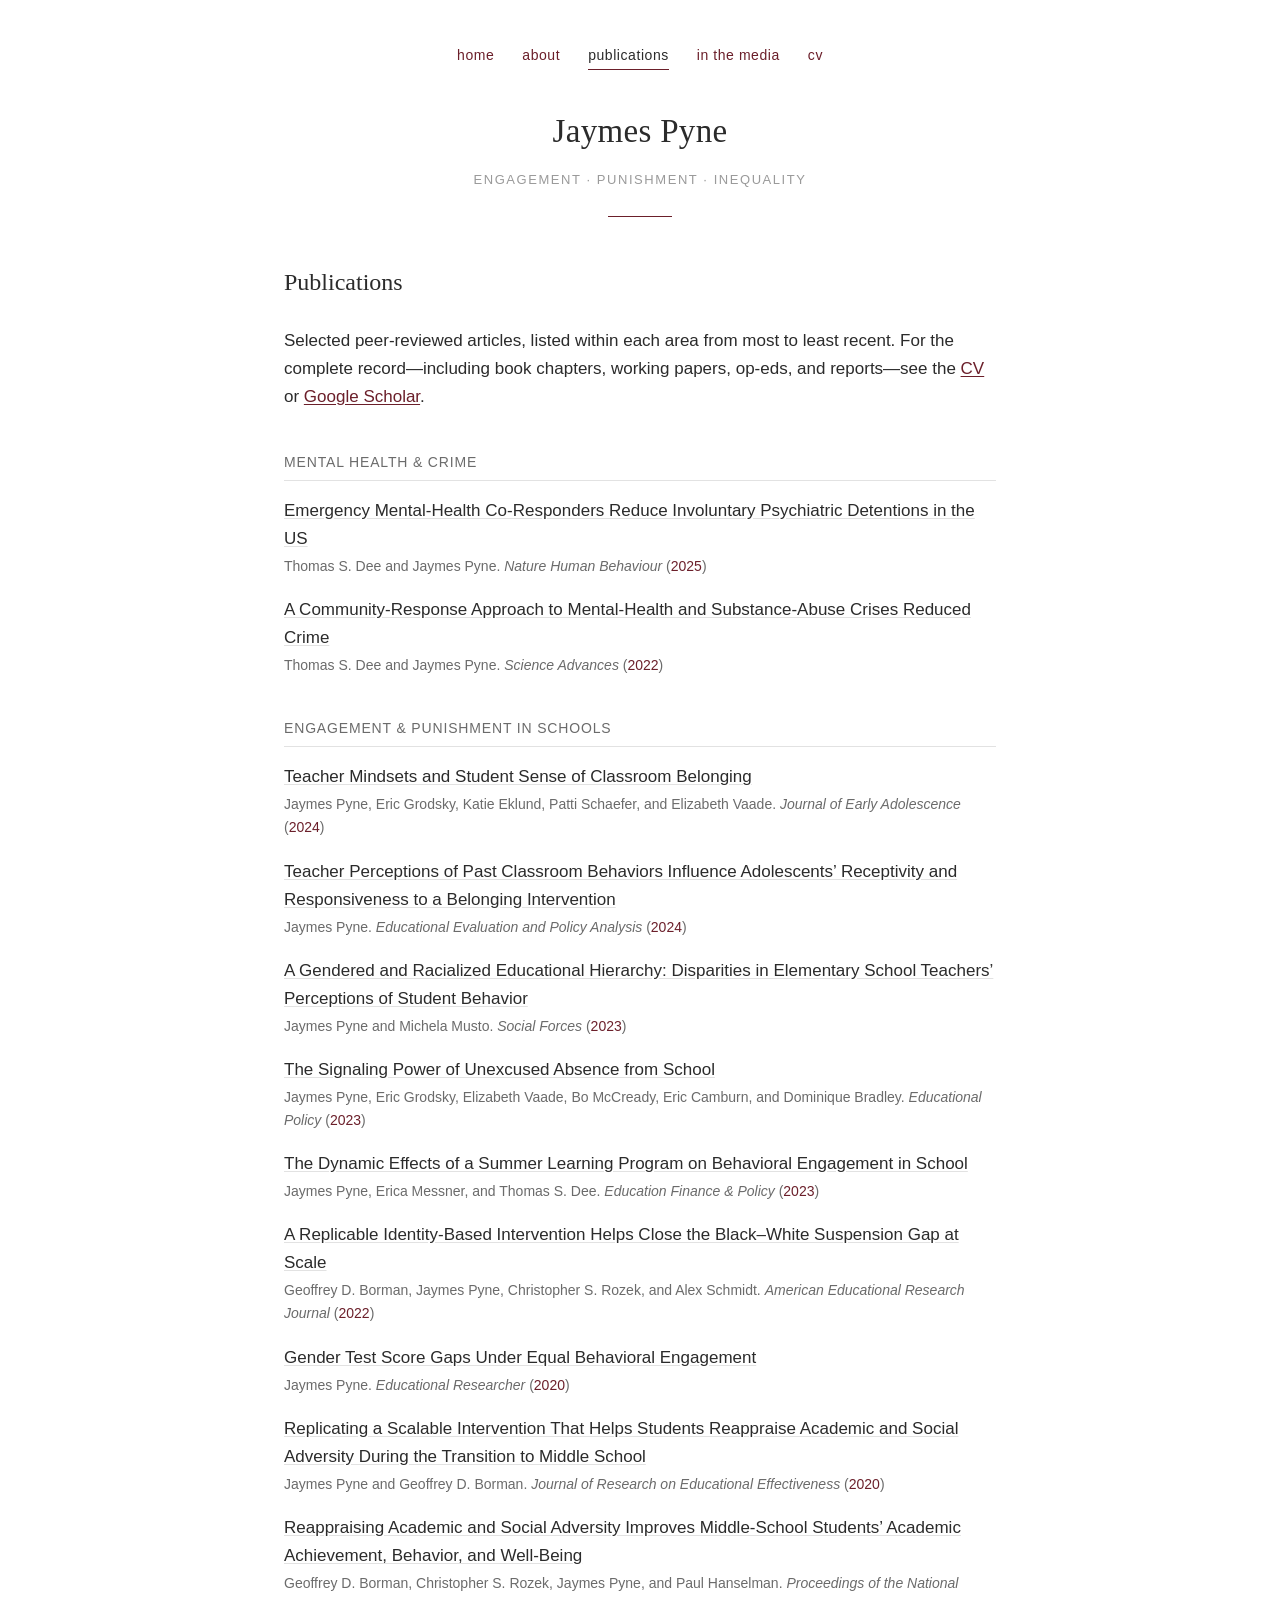
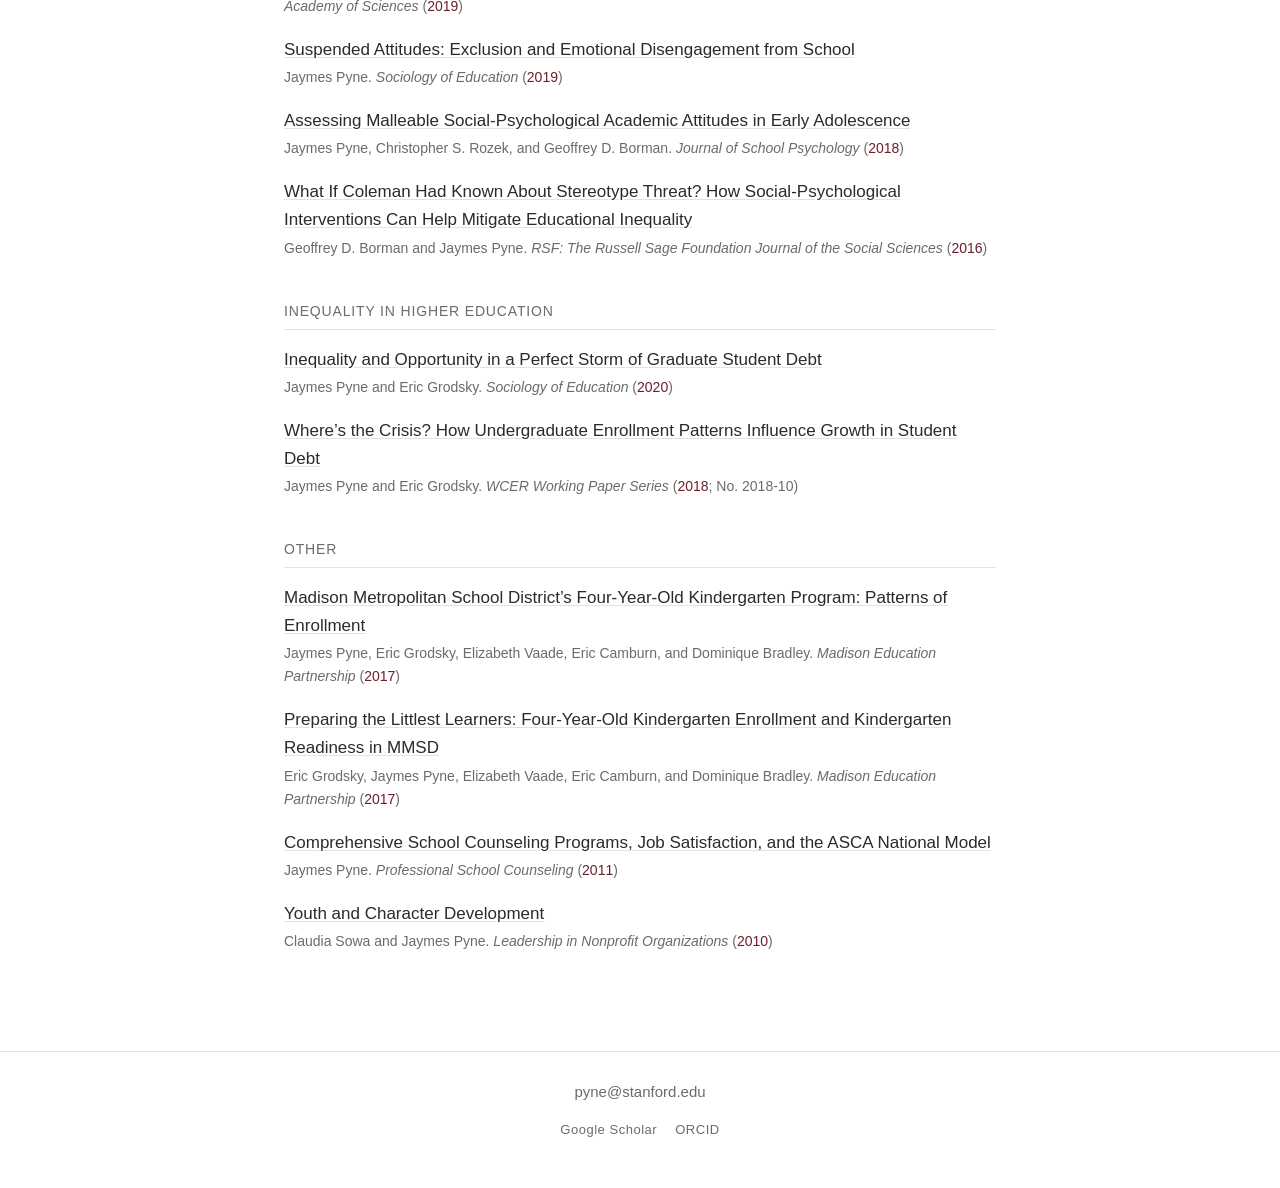
<file: publications.html>
<!DOCTYPE html>
<html lang="en">
<head>
  <meta charset="UTF-8" />
  <meta name="viewport" content="width=device-width, initial-scale=1" />
  <title>Publications | Jaymes Pyne</title>
  <meta name="description" content="Peer-reviewed publications by Jaymes Pyne on engagement, punishment, and inequality in education and society." />
  <meta name="author" content="Jaymes Pyne" />
  <meta name="theme-color" content="#6b1f2a" />
  <link rel="canonical" href="https://www.jaymespyne.com/publications.html" />
  <link rel="icon" href="favicon.svg" type="image/svg+xml" />
  <meta property="og:title" content="Publications | Jaymes Pyne" />
  <meta property="og:type" content="website" />
  <meta property="og:url" content="https://www.jaymespyne.com/publications.html" />
  <meta property="og:description" content="Peer-reviewed publications by Jaymes Pyne on engagement, punishment, and inequality." />
  <meta name="twitter:card" content="summary" />
  <meta property="og:site_name" content="Jaymes Pyne" />
  <link rel="stylesheet" href="style.css" />
</head>
<body>
  <header class="site">
    <div class="wrap">
      <nav>
        <a href="index.html">home</a>
        <a href="about.html">about</a>
        <a href="publications.html" class="active">publications</a>
        <a href="media.html">in the media</a>
        <a href="cv.html">cv</a>
      </nav>
      <div class="brand">
        <h1>Jaymes Pyne</h1>
        <p>Engagement &middot; Punishment &middot; Inequality</p>
        <div class="rule"></div>
      </div>
    </div>
  </header>

  <main>
    <div class="wrap">
      <h2>Publications</h2>
      <p class="lead">
        Selected peer-reviewed articles, listed within each area from most to least recent.
        For the complete record&mdash;including book chapters, working papers, op-eds, and
        reports&mdash;see the <a href="cv.html">CV</a> or
        <a href="https://scholar.google.com/citations?user=EzoNzxAAAAAJ&amp;hl=en" target="_blank" rel="noopener">Google Scholar</a>.
      </p>

      <h3>Mental Health &amp; Crime</h3>

      <div class="pub">
        <a class="title" href="https://doi.org/10.1038/s41562-025-02339-7">Emergency Mental-Health Co-Responders Reduce Involuntary Psychiatric Detentions in the US</a>
        <span class="meta">Thomas S. Dee and Jaymes Pyne. <span class="venue">Nature Human Behaviour</span> (<span class="year">2025</span>)</span>
      </div>

      <div class="pub">
        <a class="title" href="https://www.science.org/doi/10.1126/sciadv.abm2106">A Community-Response Approach to Mental-Health and Substance-Abuse Crises Reduced Crime</a>
        <span class="meta">Thomas S. Dee and Jaymes Pyne. <span class="venue">Science Advances</span> (<span class="year">2022</span>)</span>
      </div>

      <h3>Engagement &amp; Punishment in Schools</h3>

      <div class="pub">
        <a class="title" href="https://doi.org/10.1177/02724316231188683">Teacher Mindsets and Student Sense of Classroom Belonging</a>
        <span class="meta">Jaymes Pyne, Eric Grodsky, Katie Eklund, Patti Schaefer, and Elizabeth Vaade. <span class="venue">Journal of Early Adolescence</span> (<span class="year">2024</span>)</span>
      </div>

      <div class="pub">
        <a class="title" href="https://doi.org/10.3102/01623737231154605">Teacher Perceptions of Past Classroom Behaviors Influence Adolescents&rsquo; Receptivity and Responsiveness to a Belonging Intervention</a>
        <span class="meta">Jaymes Pyne. <span class="venue">Educational Evaluation and Policy Analysis</span> (<span class="year">2024</span>)</span>
      </div>

      <div class="pub">
        <a class="title" href="https://academic.oup.com/sf/advance-article-abstract/doi/10.1093/sf/soac095/6680101?redirectedFrom=fulltext">A Gendered and Racialized Educational Hierarchy: Disparities in Elementary School Teachers&rsquo; Perceptions of Student Behavior</a>
        <span class="meta">Jaymes Pyne and Michela Musto. <span class="venue">Social Forces</span> (<span class="year">2023</span>)</span>
      </div>

      <div class="pub">
        <a class="title" href="https://journals.sagepub.com/doi/full/10.1177/08959048211049428">The Signaling Power of Unexcused Absence from School</a>
        <span class="meta">Jaymes Pyne, Eric Grodsky, Elizabeth Vaade, Bo McCready, Eric Camburn, and Dominique Bradley. <span class="venue">Educational Policy</span> (<span class="year">2023</span>)</span>
      </div>

      <div class="pub">
        <a class="title" href="https://doi.org/10.1162/edfp_a_00368">The Dynamic Effects of a Summer Learning Program on Behavioral Engagement in School</a>
        <span class="meta">Jaymes Pyne, Erica Messner, and Thomas S. Dee. <span class="venue">Education Finance &amp; Policy</span> (<span class="year">2023</span>)</span>
      </div>

      <div class="pub">
        <a class="title" href="https://doi.org/10.3102/00028312211042251">A Replicable Identity-Based Intervention Helps Close the Black&ndash;White Suspension Gap at Scale</a>
        <span class="meta">Geoffrey D. Borman, Jaymes Pyne, Christopher S. Rozek, and Alex Schmidt. <span class="venue">American Educational Research Journal</span> (<span class="year">2022</span>)</span>
      </div>

      <div class="pub">
        <a class="title" href="https://doi.org/10.3102/0013189X20930203">Gender Test Score Gaps Under Equal Behavioral Engagement</a>
        <span class="meta">Jaymes Pyne. <span class="venue">Educational Researcher</span> (<span class="year">2020</span>)</span>
      </div>

      <div class="pub">
        <a class="title" href="https://doi.org/10.1080/19345747.2020.1784330">Replicating a Scalable Intervention That Helps Students Reappraise Academic and Social Adversity During the Transition to Middle School</a>
        <span class="meta">Jaymes Pyne and Geoffrey D. Borman. <span class="venue">Journal of Research on Educational Effectiveness</span> (<span class="year">2020</span>)</span>
      </div>

      <div class="pub">
        <a class="title" href="https://www.pnas.org/doi/10.1073/pnas.1820317116">Reappraising Academic and Social Adversity Improves Middle-School Students&rsquo; Academic Achievement, Behavior, and Well-Being</a>
        <span class="meta">Geoffrey D. Borman, Christopher S. Rozek, Jaymes Pyne, and Paul Hanselman. <span class="venue">Proceedings of the National Academy of Sciences</span> (<span class="year">2019</span>)</span>
      </div>

      <div class="pub">
        <a class="title" href="https://journals.sagepub.com/doi/10.1177/0038040718816684">Suspended Attitudes: Exclusion and Emotional Disengagement from School</a>
        <span class="meta">Jaymes Pyne. <span class="venue">Sociology of Education</span> (<span class="year">2019</span>)</span>
      </div>

      <div class="pub">
        <a class="title" href="https://www.sciencedirect.com/science/article/pii/S0022440518301067?dgcid=author">Assessing Malleable Social-Psychological Academic Attitudes in Early Adolescence</a>
        <span class="meta">Jaymes Pyne, Christopher S. Rozek, and Geoffrey D. Borman. <span class="venue">Journal of School Psychology</span> (<span class="year">2018</span>)</span>
      </div>

      <div class="pub">
        <a class="title" href="https://www.rsfjournal.org/content/2/5/164.short">What If Coleman Had Known About Stereotype Threat? How Social-Psychological Interventions Can Help Mitigate Educational Inequality</a>
        <span class="meta">Geoffrey D. Borman and Jaymes Pyne. <span class="venue">RSF: The Russell Sage Foundation Journal of the Social Sciences</span> (<span class="year">2016</span>)</span>
      </div>

      <h3>Inequality in Higher Education</h3>

      <div class="pub">
        <a class="title" href="https://journals.sagepub.com/eprint/MB3JZYARIX4TAFWUV9M4/full">Inequality and Opportunity in a Perfect Storm of Graduate Student Debt</a>
        <span class="meta">Jaymes Pyne and Eric Grodsky. <span class="venue">Sociology of Education</span> (<span class="year">2020</span>)</span>
      </div>

      <div class="pub">
        <a class="title" href="https://wcer.wisc.edu/publications/abstract/wcer-working-paper-no.-2018-10">Where&rsquo;s the Crisis? How Undergraduate Enrollment Patterns Influence Growth in Student Debt</a>
        <span class="meta">Jaymes Pyne and Eric Grodsky. <span class="venue">WCER Working Paper Series</span> (<span class="year">2018</span>; No. 2018-10)</span>
      </div>

      <h3>Other</h3>

      <div class="pub">
        <a class="title" href="http://mep.wceruw.org/documents/MEP-4k-enrollment-report.pdf">Madison Metropolitan School District&rsquo;s Four-Year-Old Kindergarten Program: Patterns of Enrollment</a>
        <span class="meta">Jaymes Pyne, Eric Grodsky, Elizabeth Vaade, Eric Camburn, and Dominique Bradley. <span class="venue">Madison Education Partnership</span> (<span class="year">2017</span>)</span>
      </div>

      <div class="pub">
        <a class="title" href="http://mep.wceruw.org/documents/MEP-4k-readiness-report.pdf">Preparing the Littlest Learners: Four-Year-Old Kindergarten Enrollment and Kindergarten Readiness in MMSD</a>
        <span class="meta">Eric Grodsky, Jaymes Pyne, Elizabeth Vaade, Eric Camburn, and Dominique Bradley. <span class="venue">Madison Education Partnership</span> (<span class="year">2017</span>)</span>
      </div>

      <div class="pub">
        <a class="title" href="https://eric.ed.gov/?id=EJ952214">Comprehensive School Counseling Programs, Job Satisfaction, and the ASCA National Model</a>
        <span class="meta">Jaymes Pyne. <span class="venue">Professional School Counseling</span> (<span class="year">2011</span>)</span>
      </div>

      <div class="pub">
        <a class="title" href="https://us.sagepub.com/en-us/nam/leadership-in-nonprofit-organizations/book233144#description">Youth and Character Development</a>
        <span class="meta">Claudia Sowa and Jaymes Pyne. <span class="venue">Leadership in Nonprofit Organizations</span> (<span class="year">2010</span>)</span>
      </div>
    </div>
  </main>

  <footer class="site">
    <div class="wrap">
      <div class="email"><a href="mailto:pyne@stanford.edu">pyne@stanford.edu</a></div>
      <div class="social">
        <a href="https://scholar.google.com/citations?user=EzoNzxAAAAAJ&amp;hl=en" target="_blank" rel="noopener">Google Scholar</a>
        <a href="https://orcid.org/0000-0003-2570-5384" target="_blank" rel="noopener">ORCID</a>
      </div>
    </div>
  </footer>
</body>
</html>
</file>
<file: style.css>
:root {
  --ink: #2b2b2b;
  --muted: #6b6b6b;
  --rule: #e2e2e2;
  --faint: #9a9a9a;         /* lighter gray, e.g. tagline */
  --accent: #6b1f2a;        /* oxblood */
  --accent-dark: #4a141c;   /* oxblood, hover */
  --link: #6b1f2a;
  --max: 760px;
  --sans: "Helvetica Neue", Helvetica, Arial, sans-serif;
  --serif: Charter, "Bitstream Charter", "Iowan Old Style", Georgia, "Times New Roman", serif;
}

* { box-sizing: border-box; }

html {
  -webkit-text-size-adjust: 100%;
  text-size-adjust: 100%;
}

body {
  margin: 0;
  font-family: var(--sans);
  font-weight: 400;
  color: var(--ink);
  background: #fff;
  line-height: 1.65;
  font-size: 17px;
}

.wrap {
  max-width: var(--max);
  margin: 0 auto;
  padding: 0 24px;
}

/* Header */
header.site {
  padding: 44px 0 0;
  text-align: center;
}

nav {
  display: flex;
  justify-content: center;
  gap: 28px;
  flex-wrap: wrap;
  font-size: 14px;
  letter-spacing: 0.04em;
  text-transform: lowercase;
}

nav a {
  color: var(--link);
  text-decoration: none;
  padding-bottom: 2px;
  border-bottom: 1px solid transparent;
}

nav a:hover { color: var(--accent-dark); }

nav a.active {
  color: var(--ink);
  border-bottom-color: var(--accent);
}

.brand {
  margin: 34px 0 6px;
}

.brand h1 {
  font-family: var(--serif);
  font-size: 33px;
  font-weight: 400;
  letter-spacing: 0.01em;
  text-transform: none;
  margin: 0;
  color: var(--ink);
}

.brand p {
  font-size: 13px;
  letter-spacing: 0.12em;
  text-transform: uppercase;
  color: var(--faint);
  margin: 10px 0 0;
  font-weight: 300;
}

.brand .rule {
  width: 64px;
  height: 1px;
  background: var(--accent);
  margin: 26px auto 0;
}

/* Main */
main {
  padding: 40px 0 80px;
}

main h2 {
  font-family: var(--serif);
  font-size: 24px;
  font-weight: 400;
  letter-spacing: 0;
  margin: 0 0 24px;
}

main h3 {
  font-size: 14px;
  font-weight: 500;
  letter-spacing: 0.06em;
  text-transform: uppercase;
  color: var(--muted);
  margin: 40px 0 16px;
  padding-bottom: 6px;
  border-bottom: 1px solid var(--rule);
}

main p { margin: 0 0 18px; }

main a {
  color: var(--link);
  text-decoration: underline;
  text-underline-offset: 2px;
}
main a:hover { color: var(--accent-dark); }

/* Publications + media lists */
.pub {
  margin: 0 0 18px;
}

.pub .title {
  display: block;
  margin-bottom: 2px;
  color: var(--ink);
  text-decoration: underline;
  text-decoration-color: var(--rule);
  text-underline-offset: 2px;
}

.pub .title:hover {
  color: var(--accent-dark);
  text-decoration-color: var(--accent);
}

.pub .title.plain {
  text-decoration: none;
  cursor: default;
}

/* Featured coverage strip */
.featured {
  margin: 0 0 8px;
  padding-bottom: 18px;
  border-bottom: 1px solid var(--rule);
}

.featured-label {
  display: block;
  font-size: 13px;
  font-weight: 500;
  letter-spacing: 0.06em;
  text-transform: uppercase;
  color: var(--muted);
  margin-bottom: 8px;
}

.featured p {
  margin: 0;
  font-size: 16px;
  line-height: 1.95;
}

.featured a { color: var(--link); }

.pub .meta {
  display: block;
  font-size: 14px;
  color: var(--muted);
  font-variant-numeric: tabular-nums;
}

.pub .meta .venue { font-style: italic; }

.pub .year {
  color: var(--accent);
  font-variant-numeric: tabular-nums;
}

/* Intro / lead text on interior pages */
.lead {
  color: var(--ink);
  margin-bottom: 28px;
}

/* CV embed */
.cv-frame {
  width: 100%;
  height: 80vh;
  min-height: 520px;
  border: 1px solid var(--rule);
  box-shadow: 0 2px 10px rgba(0, 0, 0, 0.08);
  margin-bottom: 16px;
}

.cv-note {
  font-size: 14px;
  color: var(--muted);
  text-align: center;
}

/* Footer */
footer.site {
  border-top: 1px solid var(--rule);
  padding: 28px 0 48px;
  text-align: center;
}

footer.site a { color: var(--muted); text-decoration: none; }
footer.site a:hover { color: var(--accent); }

.email { font-size: 15px; margin-bottom: 14px; }

.social {
  display: flex;
  justify-content: center;
  flex-wrap: wrap;
  gap: 8px 18px;
}

.social a {
  display: inline-block;
  font-size: 13px;
  letter-spacing: 0.04em;
}

/* Landing-specific */
.landing main {
  text-align: center;
  padding: 60px 0 90px;
}

.landing main .intro {
  max-width: 580px;
  margin: 0 auto;
  color: var(--ink);
  font-size: 19px;
  font-weight: 300;
}

.landing .selected {
  max-width: 580px;
  margin: 34px auto 0;
  font-size: 15px;
  line-height: 1.7;
  color: var(--muted);
}

.landing .selected a { color: var(--link); }

@media (max-width: 560px) {
  body { font-size: 16px; }
  .brand h1 { font-size: 27px; }
  .cv-frame { height: 78vh; }
  nav { gap: 16px; }
}
</file>
